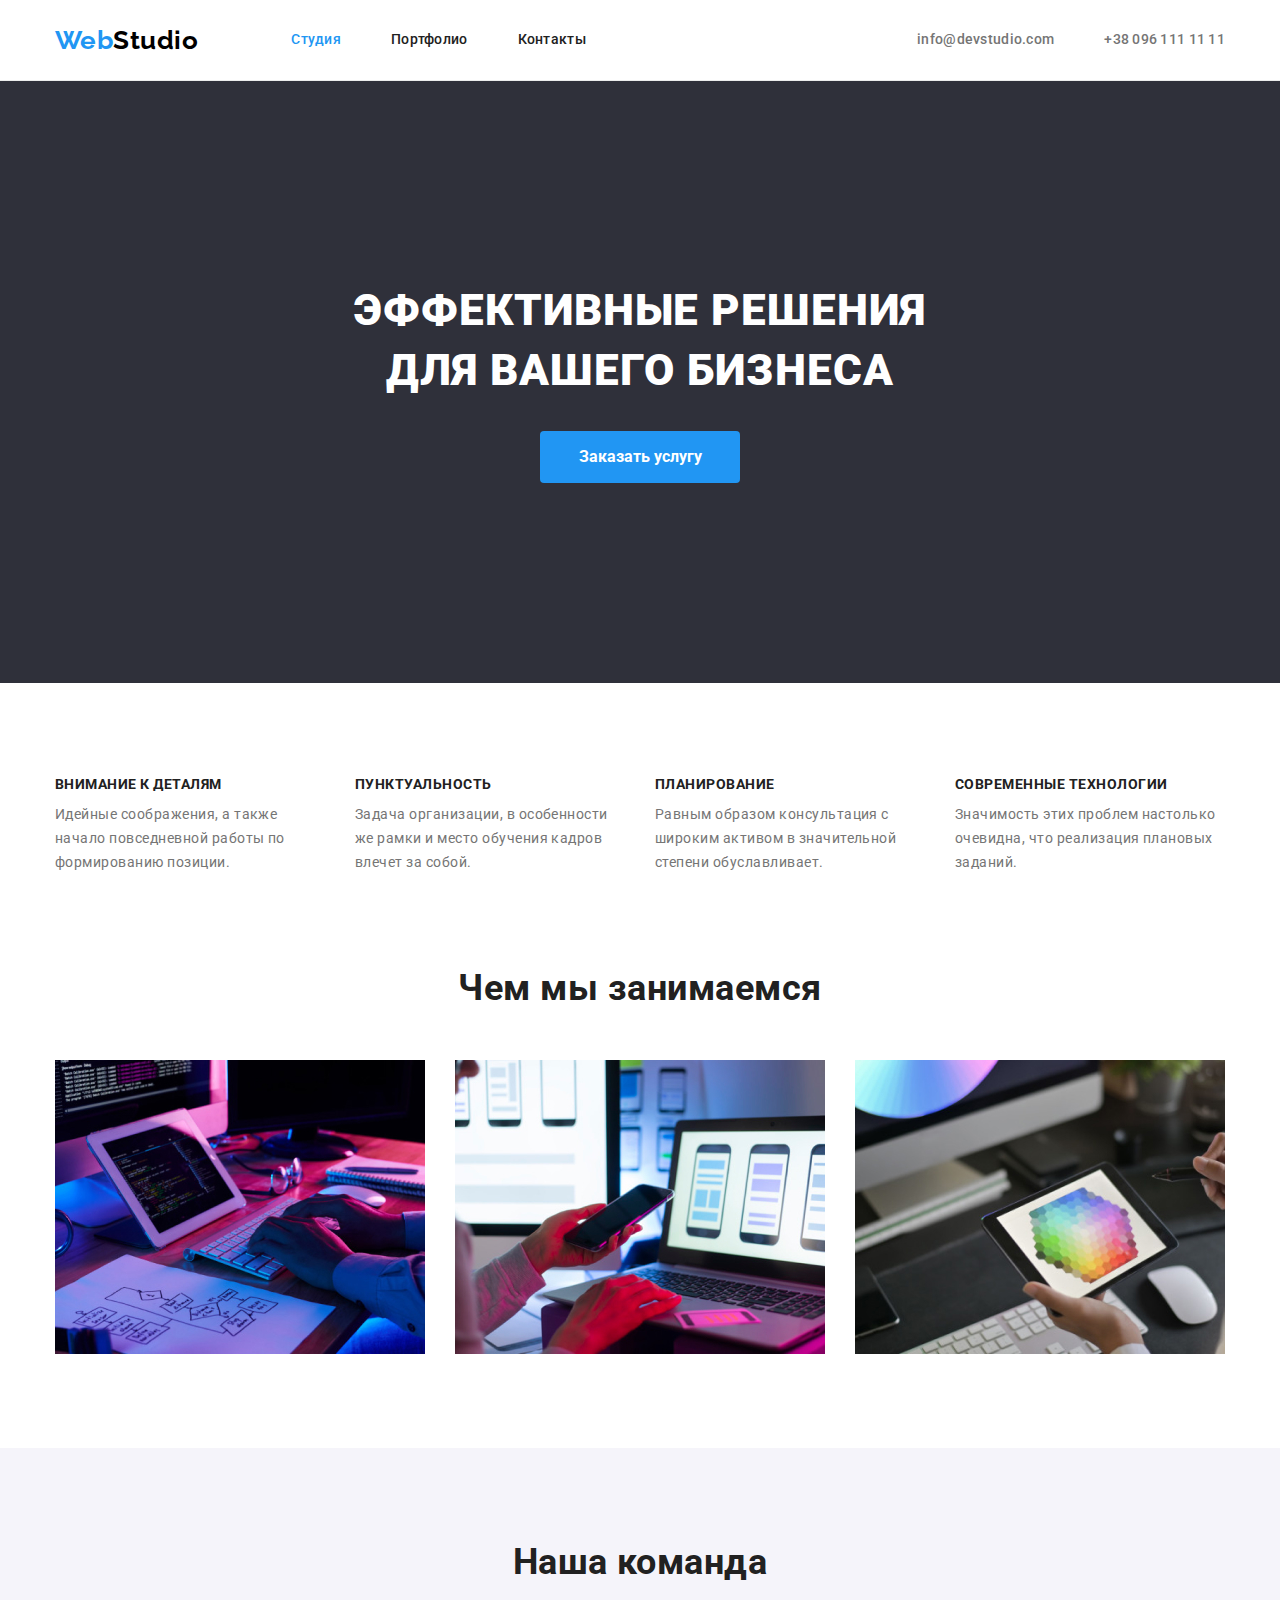
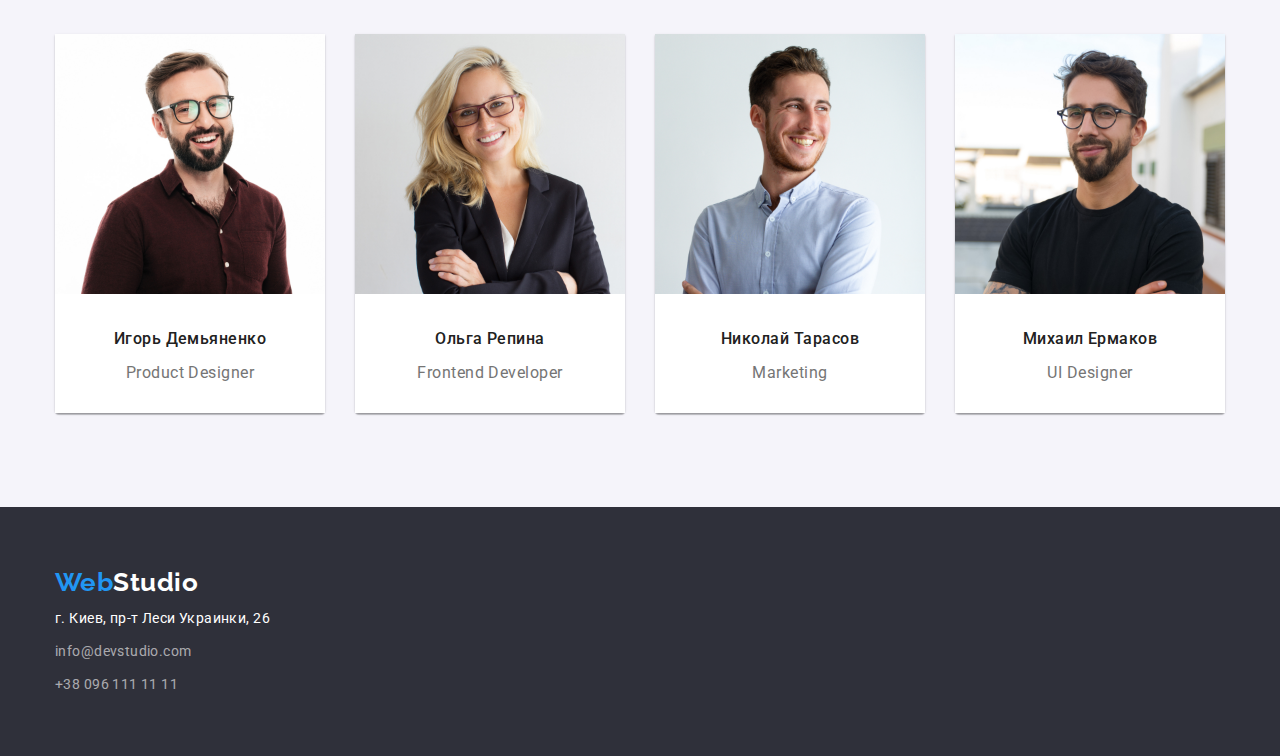
<file: index.html>
<!DOCTYPE html>
<html lang="ru">
<head>
    <meta charset="UTF-8" />
    <meta name="viewport" content="width=device-width, initial-scale=1.0" />
    <link rel="preconnect" href="https://fonts.gstatic.com">
    <link 
        href="https://fonts.googleapis.com/css2?family=Raleway:wght@700&family=Roboto:wght@400;500;700;900&display=swap"
        rel="stylesheet"
    >
    <link 
        rel="stylesheet" 
        href="https://cdnjs.cloudflare.com/ajax/libs/modern-normalize/0.6.0/modern-normalize.min.css" />
    <link rel="stylesheet" href="./css/styles.css" />
    <title>WebStudio</title>
</head>

<body class="page">
    <!-- Шапка сайта -->
    <header class="header">
        <div class="container">
            <nav class="header-nav">
                <a href="./index.html" class="head-logo logo">
                    <span class="web-logo">Web</span>Studio
                </a>
            
                <ul class="site-nav list">
                    <li class="item"><a href="./index.html" class="link current">Студия</a></li>
                    <li class="item"><a href="./portfolio.html" class="link">Портфолио</a></li>
                    <li class="item"><a href="" class="link">Контакты</a></li>
                </ul>
            </nav>
            
            <ul class="head-contacts list">
                <li class="item">
                    <a href="malito:info@devstudio.com" class="link">info@devstudio.com</a>
                </li>
                <li class="item">
                    <a href="tel:+380961111111" class="link">+38 096 111 11 11</a>
                </li>
            </ul>
        </div>
    </header>

    <main>
        <!-- Hero -->
        <section class="hero">
           <div class="container">
                <h1 class="hero-title">Эффективные решения <br /> для вашего бизнеса</h1>
                <button class="button" type="button">Заказать услугу</button>
           </div>
        </section>

        <!-- Характеристика компании -->
        <section class="section company-characteristics">
            <div class="container">
                <h2 hidden>Особенности компании</h2>
                <ul class="features-list list">
                    <li class="item">
                        <h3 class="title">Внимание к деталям</h3>
                        <p class="text">
                            Идейные соображения, а также начало повседневной работы по формированию позиции.
                        </p>
                    </li>
                    <li class="item">
                        <h3 class="title">Пунктуальность</h3>
                        <p class="text">
                            Задача организации, в особенности же рамки и место обучения кадров влечет за собой.
                        </p>
                    </li>
                    <li class="item">
                        <h3 class="title">Планирование</h3>
                        <p class="text">
                            Равным образом консультация с широким активом в значительной степени обуславливает.
                        </p>
                    </li>
                    <li class="item">
                        <h3 class="title">Современные технологии</h3>
                        <p class="text">
                            Значимость этих проблем настолько очевидна, что реализация плановых заданий.
                        </p>
                    </li>
                </ul>
            </div>
        </section>

        <!-- Род деятельности -->
        <section class="section occupation">
           <div class="container">
                <h2 class="section-title">Чем мы занимаемся</h2>
                <ul class="occupation-list list">
                    <li class="item">
                        <img src="./images/main_occupation/box1.jpg" alt="Человек работает за ноутбуком с юз кейс диаграммой" width="370" height="294">
                    </li>
                    <li class="item">
                        <img src="./images/main_occupation/box2.jpg" alt="Фото макета мобильного приложения на экране ноутбука" width="370"
                            height="294">
                    </li>
                    <li class="item">
                        <img src="./images/main_occupation/box3.jpg" alt="Планшет с палитрой цветов" width="370" height="294">
                    </li>
                </ul>
           </div>
        </section>

        <!-- Команда -->
        <section class="section workers">
           <div class="container">
                <h2 class="section-title">Наша команда</h2>
                <ul class="workers-list list">
                    <li class="item">
                        <article class="card">
                            <div class="card-img">
                                <img src="./images/main_workers/igor_demyanenko.jpg" alt="Фото Игоря Демьяненко" width="270" height="260">
                            </div>
                            <div class="card-content">
                                <h3 class="title">Игорь Демьяненко</h3>
                                <p class="text" lang="en">Product Designer</p>
                            </div>
                        </article>
                    </li>
                    <li class="item">
                        <article class="card">
                            <div class="card-img">
                                <img src="./images/main_workers/olga_repina.jpg" alt="Фото Ольги Репиной" width="270" height="260">
                            </div>
                            <div class="card-content">
                                <h3 class="title">Ольга Репина</h3>
                                <p class="text" lang="en">Frontend Developer</p>
                            </div>
                        </article>
                    </li>
                    <li class="item">
                        <article class="card">
                            <div class="card-img">
                                <img src="./images/main_workers/nikolay_tarasov.jpg" alt="Фото Николая Тарасова" width="270" height="260">
                            </div>
                            <div class="card-content">
                                <h3 class="title">Николай Тарасов</h3>
                                <p class="text" lang="en">Marketing</p>
                            </div>
                        </article>
                    </li>
                    <li class="item">
                        <article class="card">
                            <div class="card-img">
                                <img src="./images/main_workers/mikhail_ermakov.jpg" alt="Фото Михаила Ермакова" width="270" height="260">
                            </div>
                            <div class="card-content">
                                <h3 class="title">Михаил Ермаков</h3>
                                <p class="text" lang="en">UI Designer</p>
                            </div>
                        </article>
                    </li>
                </ul>
           </div>
        </section>
    </main>

    <!-- Footer -->
    <footer class="footer">
        <div class="container">
            <a href="./index.html" class="foot-logo logo">
                <span class="web-logo">Web</span>Studio
            </a>
            
            <address class="foot-address">
                г. Киев, пр-т Леси Украинки, 26
            </address>
            
            <address class="foot-contacts">
                <a href="malito:info@devstudio.com" class="link">info@devstudio.com</a>
                <a href="tel:+380961111111" class="link">+38 096 111 11 11</a>
            </address>
        </div>
    </footer>
</body>
</html>
</file>
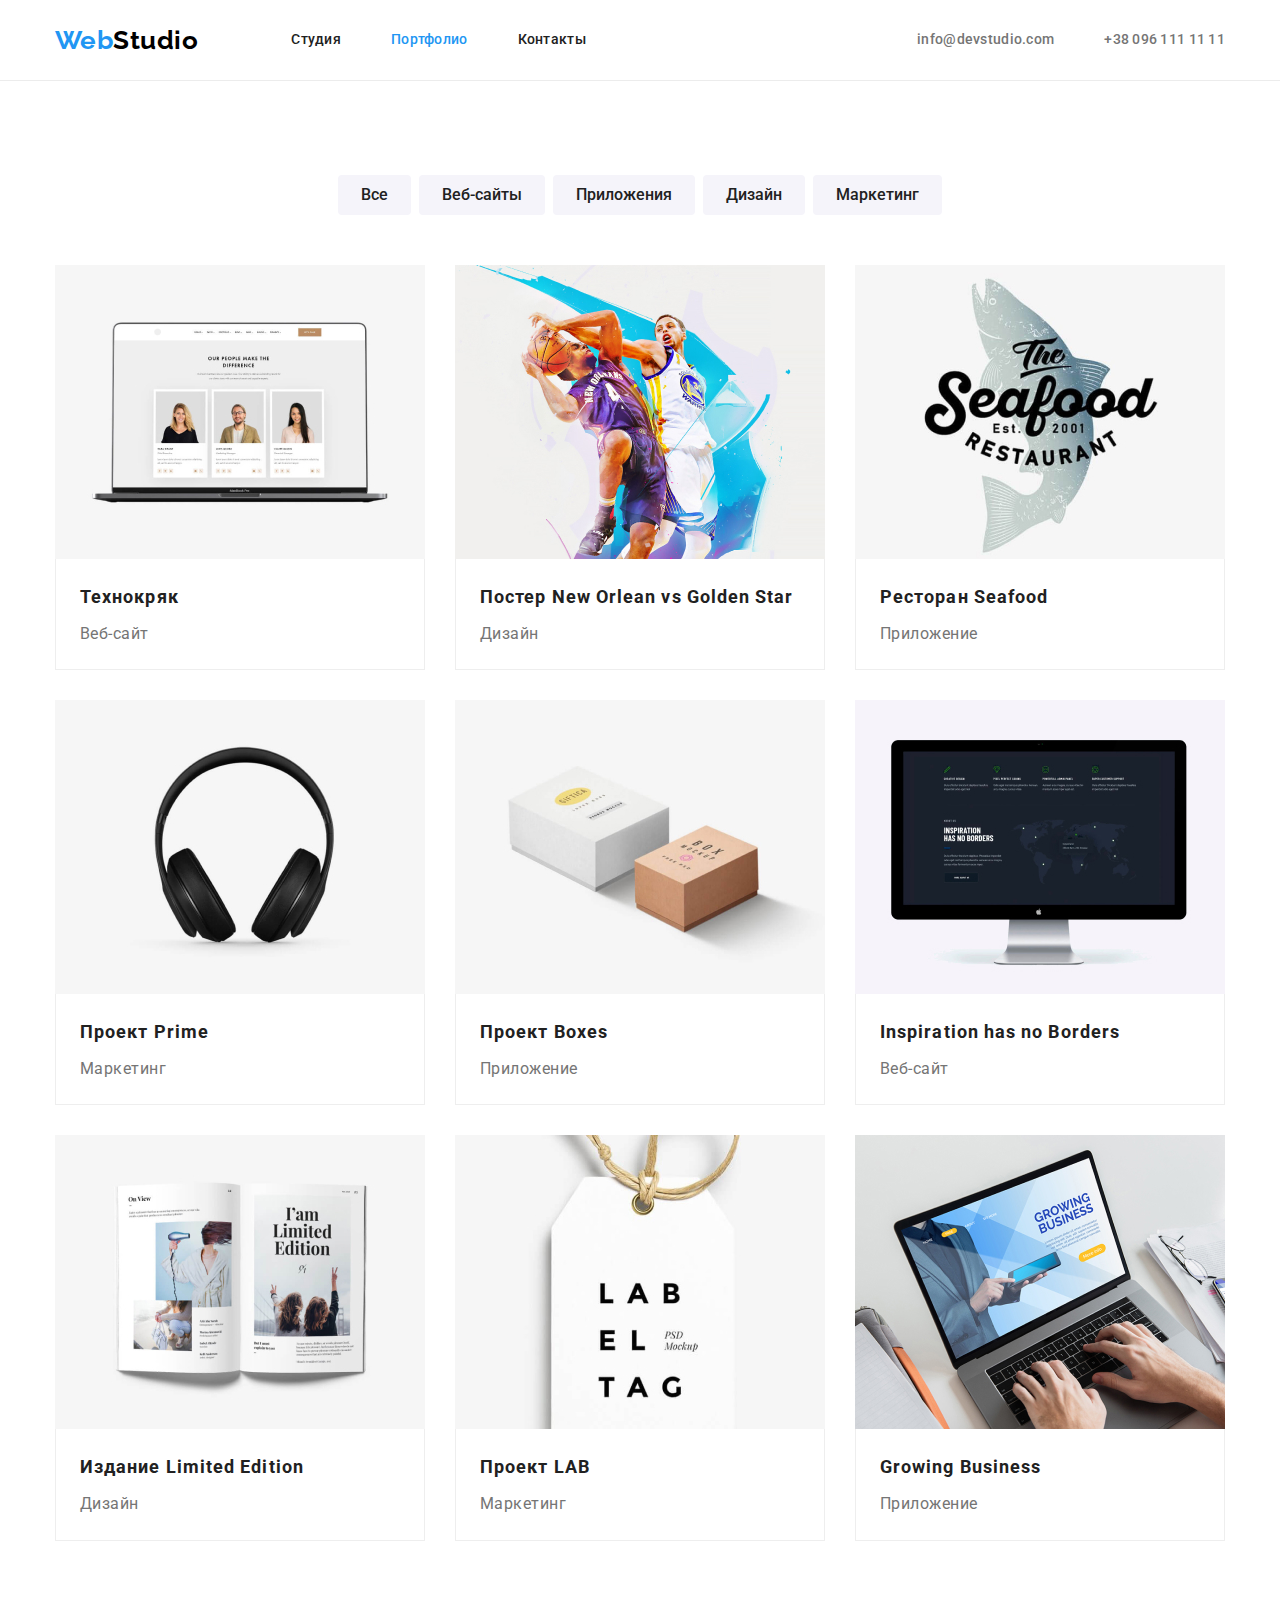
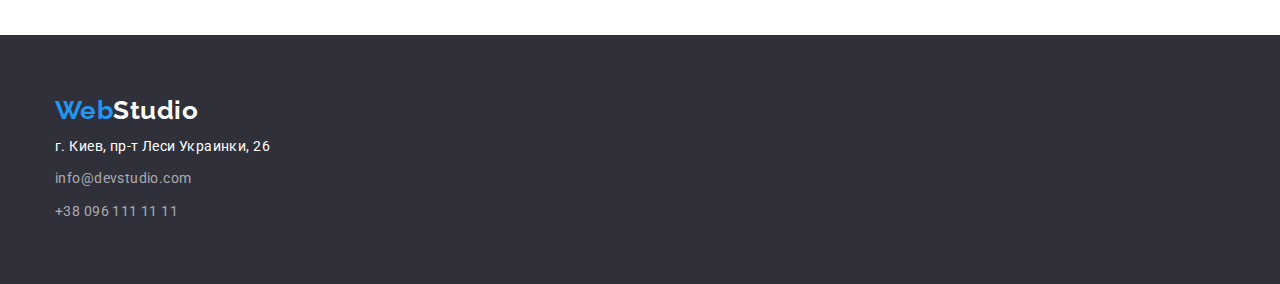
<file: portfolio.html>
<!DOCTYPE html>
<html lang="ru">
<head>
    <meta charset="UTF-8" />
    <meta name="viewport" content="width=device-width, initial-scale=1.0" />
    <link 
        href="https://fonts.googleapis.com/css2?family=Raleway:wght@700&family=Roboto:wght@400;500;700;900&display=swap"
        rel="stylesheet"
    >
    <link 
        rel="stylesheet" 
        href="https://cdnjs.cloudflare.com/ajax/libs/modern-normalize/0.6.0/modern-normalize.min.css" />
    <link rel="stylesheet" href="./css/styles.css" />
    <title>Портфолио</title>
</head>

<body class="page">
    <!-- Шапка сайта -->
    <header class="header">
        <div class="container">
            <nav class="header-nav">
                <a href="./index.html" class="head-logo logo">
                    <span class="web-logo">Web</span>Studio
                </a>
            
                <ul class="site-nav list">
                    <li class="item"><a href="./index.html" class="link">Студия</a></li>
                    <li class="item"><a href="./portfolio.html" class="link current">Портфолио</a></li>
                    <li class="item"><a href="" class="link">Контакты</a></li>
                </ul>
            </nav>
            
            <ul class="head-contacts list">
                <li class="item">
                    <a href="malito:info@devstudio.com" class="link">info@devstudio.com</a>
                </li>
                <li class="item">
                    <a href="tel:+380961111111" class="link">+38 096 111 11 11</a>
                </li>
            </ul>
        </div>
    </header>

    <main>
    <!--Наши проекты-->
        <section class="section">
            <h1 hidden>Наши проекты</h1>
            <div class="container">
                <ul class="buttons-list list">
                    <li class="item">
                        <button type="button">Все</button>
                    </li>
                    <li class="item">
                        <button type="button">Веб-сайты</button>
                    </li>
                    <li class="item">
                        <button type="button">Приложения</button>
                    </li>
                    <li class="item"> 
                        <button type="button">Дизайн</button>
                    </li>
                    <li class="item">
                        <button type="button">Маркетинг</button>
                    </li>
                </ul>

                <ul class="projects-list list">
                    <li class="item">
                        <article class="card">
                            <div class="card-img">
                                <img src="./images/portfolio/project1.jpg" alt="Ноутбук с картинкой веб-сайта" width="370" height="294">
                            </div>

                            <div class="card-content">
                                <h2 class="title">Технокряк</h2>
                                <p class="text">Веб-сайт</p>
                            </div>
                        </article>
                    </li>
                    <li class="item">
                        <article class="card">
                            <div class="card-img">
                                <img src="./images/portfolio/project2.jpg" alt="Два игрока баскетбола в разгар игры" width="370" height="294">
                            </div>
                    
                            <div class="card-content">
                                <h2 class="title">Постер New Orlean vs Golden Star</h2>
                                <p class="text">Дизайн</p>
                            </div>
                        </article>
                    </li>
                    <li class="item">
                        <article class="card">
                            <div class="card-img">
                                <img src="./images/portfolio/project3.jpg" alt="Лого ресторана" width="370" height="294">
                            </div>
                    
                            <div class="card-content">
                                <h2 class="title">Ресторан Seafood</h2>
                                <p class="text">Приложение</p>
                            </div>
                        </article>
                    </li>
                    <li class="item">
                        <article class="card">
                            <div class="card-img">
                                <img src="./images/portfolio/project4.jpg" alt="Наушники" width="370" height="294">
                            </div>
                    
                            <div class="card-content">
                                <h2 class="title">Проект Prime</h2>
                                <p class="text">Маркетинг</p>
                            </div>
                        </article>
                    </li>
                    <li class="item">
                        <article class="card">
                            <div class="card-img">
                                <img src="./images/portfolio/project5.jpg" alt="Белая и розовая коробки" width="370" height="294">
                            </div>
                    
                            <div class="card-content">
                                <h2 class="title">Проект Boxes</h2>
                                <p class="text">Приложение</p>
                            </div>
                        </article>
                    </li>
                    <li class="item">
                        <article class="card">
                            <div class="card-img">
                                <img src="./images/portfolio/project6.jpg" alt="Монитор компьютера" width="370" height="294">
                            </div>
                    
                            <div class="card-content">
                                <h2 class="title" lang="en">Inspiration has no Borders</h2>
                                <p class="text">Веб-сайт</p>
                            </div>
                        </article>
                    </li>
                    <li class="item">
                        <article class="card">
                            <div class="card-img">
                                <img src="./images/portfolio/project7.jpg" alt="Разворот журнала" width="370" height="294">
                            </div>
                    
                            <div class="card-content">
                                <h2 class="title">Издание Limited Edition</h2>
                                <p class="text">Дизайн</p>
                            </div>
                        </article>
                    </li>
                    <li class="item">
                        <article class="card">
                            <div class="card-img">
                                <img src="./images/portfolio/project8.jpg" alt="Бирка с логотипом" width="370" height="294">
                            </div>
                    
                            <div class="card-content">
                                <h2 class="title">Проект LAB</h2>
                                <p class="text">Маркетинг</p>
                            </div>
                        </article>
                    </li>
                    <li class="item">
                        <article class="card">
                            <div class="card-img">
                                <img src="./images/portfolio/project9.jpg" alt="Человек работает за ноутбуком" width="370" height="294">
                            </div>
                
                            <div class="card-content">
                                <h2 class="title" lang="en">Growing Business</h2>
                                <p class="text">Приложение</p>
                            </div>
                        </article>
                    </li>
                </ul>
            </div>
        </section>
    </main>
    
    <!-- Footer -->
    <footer class="footer">
        <div class="container">
            <a href="./index.html" class="foot-logo logo">
                <span class="web-logo">Web</span>Studio
            </a>
        
            <address class="foot-address">
                г. Киев, пр-т Леси Украинки, 26
            </address>
        
            <address class="foot-contacts">
                <a href="malito:info@devstudio.com" class="link">info@devstudio.com</a>
                <a href="tel:+380961111111" class="link">+38 096 111 11 11</a>
            </address>
        </div>
    </footer>
</body>
</html>
</file>
<file: css/styles.css>
/* 
main background #ffffff
hero and footer
background      #2f303a
accent, "Web"   #2196f3
"Studio"        #000000
headers         #212121
text            #757575
footer contacts #fff 60% 
portfolio button 
background      #f5f4fa
*/

:root {
  --primary-white-color: #fff;
  --secondary-background-color: #2f303a;
  --accent-color: #2196f3;
  --headers-color: #212121;
  --text-color: #757575;
  --portfolio-button-background: #f5f4fa;
  --black-text-color: #000;

  --projects-list-gap: 30px;
  --portfolio-card-border: 1px solid #eeeeee;
  --main-text: Roboto, sans-serif;
}

.page {
  color: var(--text-color);
  background-color: var(--primary-white-color);
  font-family: var(--main-text);
  letter-spacing: 0.03em;
}

h1,
h2,
h3,
p {
  margin: 0;
}

.list {
  padding: 0;
  margin: 0;
  list-style: none;
}

img {
  display: block;
  max-width: 100%;
  height: auto;
}

/* Container */
.container {
  margin-left: auto;
  margin-right: auto;
  padding-left: 15px;
  padding-right: 15px;
  width: 1200px;
}

/* HEADER */
.header {
  border-bottom: 1px solid #ececec;
}
.header .container {
  display: flex;
  margin-bottom: 0;
  align-items: center;
  justify-content: space-between;
}

.header-nav {
  display: flex;
  align-items: center;
}

/* Logo */
.logo {
  font-family: Raleway, sans-serif;
  font-weight: 700;
  font-size: 26px;
  line-height: 1.19;
  text-decoration: none;
}

.web-logo {
  color: var(--accent-color);
}

/* header logo */
.head-logo {
  color: var(--black-text-color);
}

/* site navigation */
.site-nav {
  display: flex;
  margin-left: 93px;
}

.site-nav .item:not(:last-child) {
  margin-right: 50px;
}

.site-nav .link {
  display: block;
  padding-top: 32px;
  padding-bottom: 32px;

  font-weight: 500;
  font-size: 14px;
  line-height: 1.14;
  color: var(--headers-color);
  letter-spacing: 0.02em;
  text-decoration: none;
}

.site-nav .link:hover,
.site-nav .link:focus {
  color: var(--accent-color);
}

.site-nav .link.current {
  color: var(--accent-color);
}

/* Head Contacts */
.head-contacts {
  display: flex;
  margin-left: auto;
}

.head-contacts .item + .item {
  margin-left: 50px;
}

.head-contacts .link {
  display: block;
  padding-top: 32px;
  padding-bottom: 32px;

  font-weight: 500;
  font-size: 14px;
  line-height: 1.14;
  color: var(--text-color);
  letter-spacing: 0.02em;
  text-decoration: none;
}

.head-contacts .link:hover,
.head-contacts .link:focus {
  color: var(--accent-color);
}

/* MAIN */
.section {
  padding-top: 94px;
  padding-bottom: 94px;
}

/* Hero */
.hero {
  padding-top: 200px;
  padding-bottom: 200px;

  text-align: center;
  background-color: var(--secondary-background-color);
  letter-spacing: 0.06em;
}

.hero-title {
  margin-top: 0;
  margin-bottom: 30px;

  font-weight: 900;
  font-size: 44px;
  line-height: 1.36;
  color: var(--primary-white-color);

  text-transform: uppercase;
}

.button {
  display: inline-block;
  min-width: 200px;

  font-family: inherit;
  font-weight: 700;
  font-size: 16px;
  line-height: 1.9;
  color: var(--primary-white-color);
  text-align: center;

  background-color: var(--accent-color);
  border: 1px solid transparent;
  border-radius: 4px;
  padding: 10px 32px;

  cursor: pointer;
}

/* Характеристика компании */
.features-list {
  display: flex;
}

.features-list .item {
  width: 270px;
}

.features-list .item:not(:last-child) {
  margin-right: 30px;
}

.features-list .title {
  margin-top: 0;
  margin-bottom: 10px;

  font-weight: 700;
  font-size: 14px;
  line-height: 1.14;
  color: var(--headers-color);

  text-transform: uppercase;
}

.features-list .text {
  font-size: 14px;
  line-height: 1.7;
}

/* Род деятельности */
.section.occupation {
  padding-top: 0;
}

.section-title {
  margin-top: 0;
  margin-bottom: 50px;

  font-weight: 700;
  font-size: 36px;
  line-height: 1.16;
  color: var(--headers-color);
  text-align: center;
}

.occupation-list {
  display: flex;
}

.occupation-list .item {
  margin-bottom: 0;
  width: calc((100% - 60px) / 3);
}

.occupation-list .item:not(:last-child) {
  margin-right: 30px;
}

/* Команда */
.section.workers {
  background-color: var(--portfolio-button-background);
}

.workers-list {
  display: flex;
}

.workers-list .item {
  width: calc((100% - 90px) / 4);
}

.workers-list .item:not(:last-child) {
  margin-right: 30px;
}

.workers-list .title {
  color: var(--headers-color);

  font-weight: 500;
  font-size: 16px;
  line-height: 1.9;
}

.workers-list .text {
  margin-top: 10px;
  font-size: 16px;
  line-height: 1.18;
}

/* Cards */
.workers-list .card {
  box-shadow: 0px 1px 3px rgba(0, 0, 0, 0.12), 0px 1px 1px rgba(0, 0, 0, 0.14),
    0px 2px 1px rgba(0, 0, 0, 0.2);
  border-radius: 0px 0px 4px 4px;
}

.workers-list .card-content {
  padding-top: 30px;
  padding-bottom: 30px;
  text-align: center;
  background-color: var(--primary-white-color);
}

/* FOOTER */
.footer {
  background-color: var(--secondary-background-color);

  font-size: 14px;
  line-height: 1.7;
}

.footer .container {
  display: flex;
  flex-direction: column;
}

/* footer logo */
.footer {
  padding-top: 60px;
  padding-bottom: 60px;
}

.foot-logo {
  color: var(--primary-white-color);
}

.foot-address {
  margin-top: 9px;

  font-style: normal;
  font-size: 14px;
  line-height: 1.7;
  letter-spacing: 0.03em;
  color: var(--primary-white-color);
}

.foot-contacts {
  display: flex;
  flex-direction: column;
}

.foot-contacts .link {
  display: block;
  margin-top: 9px;

  font-style: normal;
  font-size: 14px;
  line-height: 1.7;
  letter-spacing: 0.03em;
  color: rgba(255, 255, 255, 0.6);

  text-decoration: none;
}

.foot-contacts .link:hover,
.foot-contacts .link:focus {
  color: var(--accent-color);
}

/* PORTFOLIO */
/* Buttons */
.buttons-list {
  display: flex;
  margin-bottom: 50px;
  justify-content: center;
}

.buttons-list button {
  display: inline-block;
  min-width: 73px;

  font-weight: 500;
  font-size: 16px;
  line-height: 1.6;
  color: var(--headers-color);
  text-align: center;

  background-color: var(--portfolio-button-background);
  border: 1px solid transparent;
  border-radius: 4px;
  padding: 6px 22px;

  cursor: pointer;
}

.buttons-list .item:not(:last-child) {
  margin-right: 8px;
}

.buttons-list button:hover,
.buttons-list button:focus {
  color: var(--primary-white-color);
  background-color: var(--accent-color);
}

/* Projects */
.projects-list {
  display: flex;
  flex-wrap: wrap;
  margin-left: calc(-1 * var(--projects-list-gap));
  margin-top: calc(-1 * var(--projects-list-gap));
}

.projects-list .item {
  flex-basis: calc(100% / 3 - var(--projects-list-gap));
  margin-left: var(--projects-list-gap);
  margin-top: var(--projects-list-gap);
}

.projects-list .title {
  color: var(--headers-color);

  font-weight: 700;
  font-size: 18px;
  line-height: 2;
  letter-spacing: 0.06em;
}

.projects-list .text {
  margin-top: 4px;
  font-size: 16px;
  line-height: 1.9;
}

/* Cards */
.projects-list .card-content {
  padding: 20px 24px;
  border-right: var(--portfolio-card-border);
  border-bottom: var(--portfolio-card-border);
  border-left: var(--portfolio-card-border);
}
</file>
